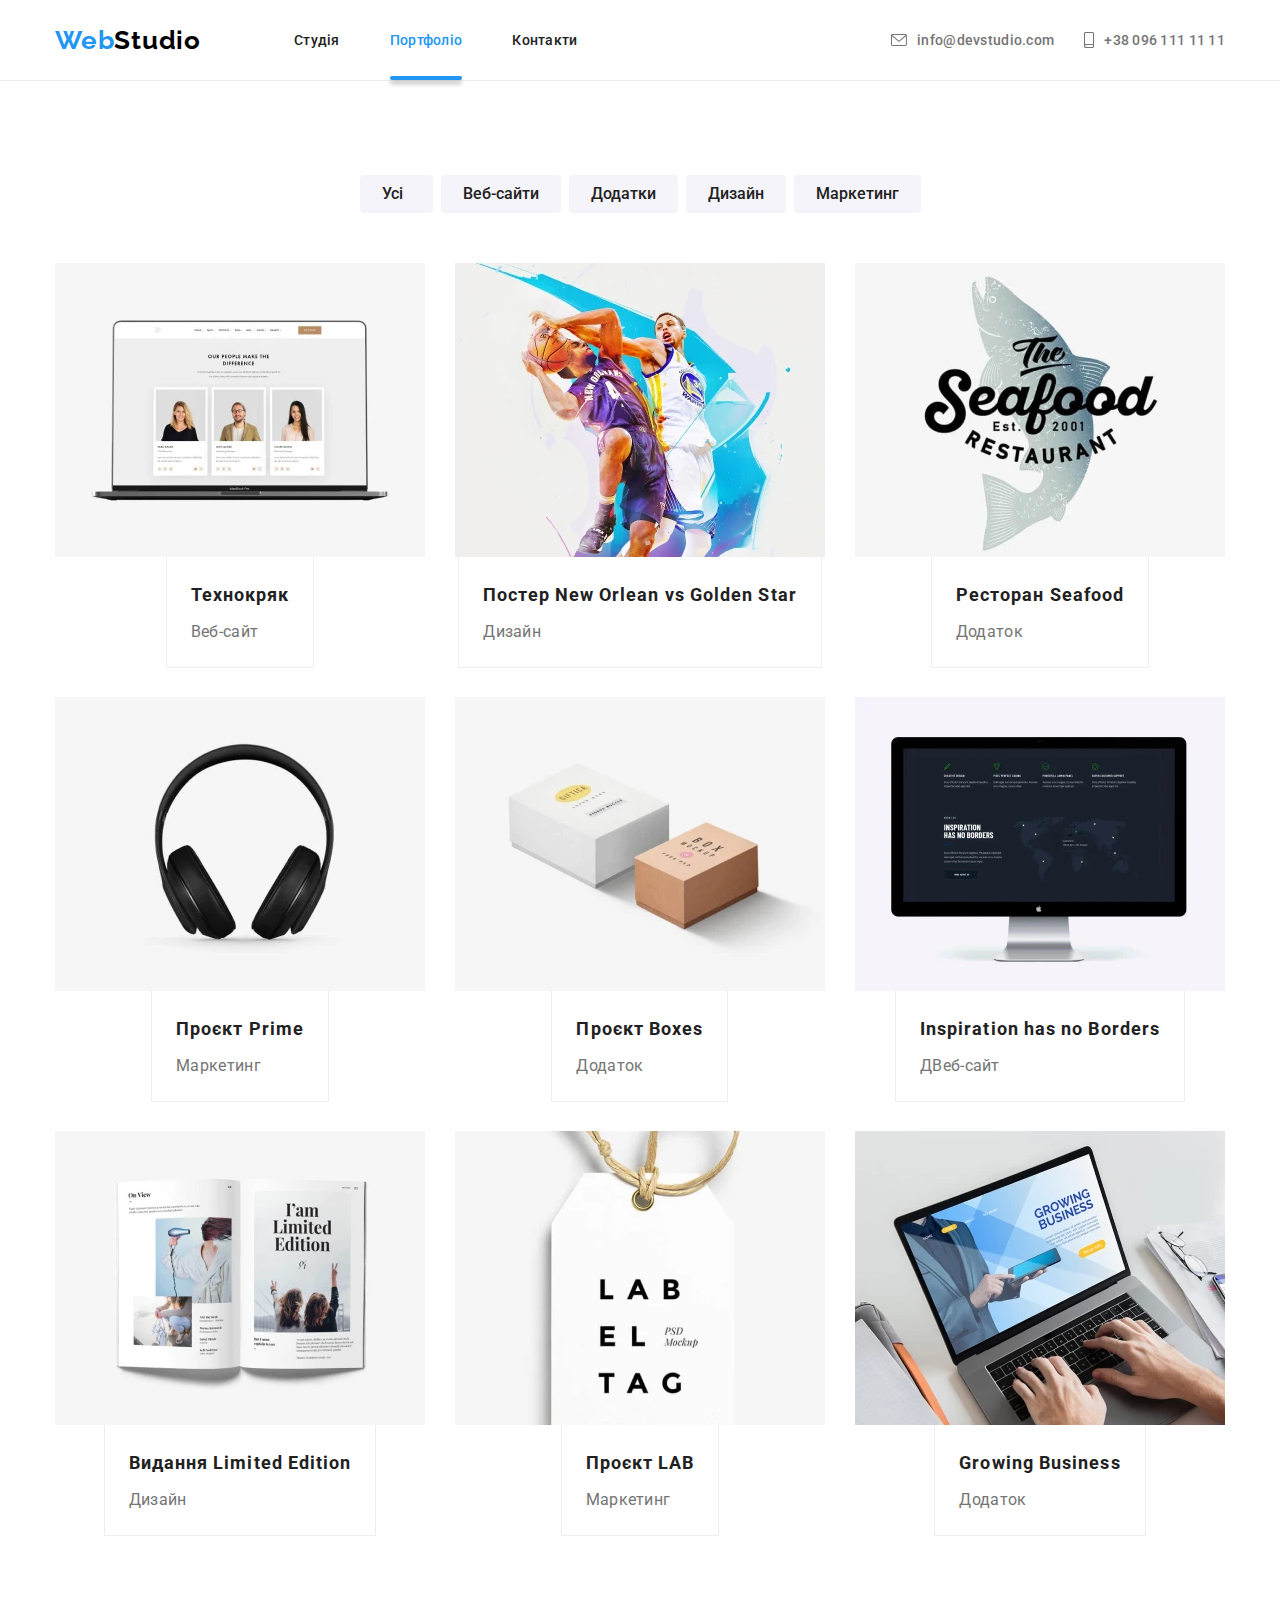
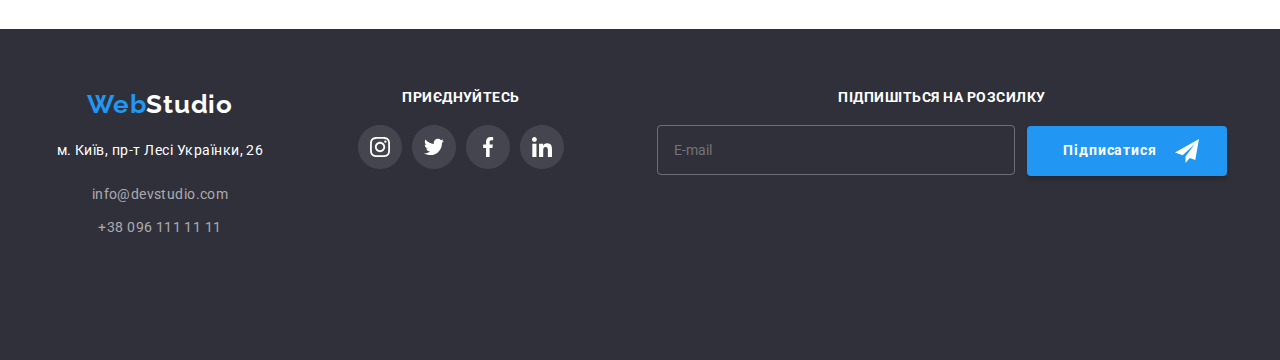
<file: portfolio.html>
<!DOCTYPE html>
<html lang="uk">
  <head>
    <meta charset="UTF-8" />
    <meta http-equiv="X-UA-Compatible" content="IE=edge" />
    <meta name="viewport" content="width=device-width, initial-scale=1.0" />
    <title>Document</title>
    <link rel="preconnect" href="https://fonts.googleapis.com" />
    <link rel="preconnect" href="https://fonts.gstatic.com" crossorigin />
    <link
      href="https://fonts.googleapis.com/css2?family=Raleway:wght@700&family=Roboto:wght@400;500;700;900&display=swap"
      rel="stylesheet"
    />
    <link
      rel="stylesheet"
      href="https://cdnjs.cloudflare.com/ajax/libs/modern-normalize/1.1.0/modern-normalize.min.css"
    />
    <link rel="stylesheet" href="./css/main.min.css" />
    <link rel="stylesheet" href="./css/styles.css" />
  </head>

  <body>
    <!-- Шапка -->
    <header class="header">
      <div class="container header__container">
        <a class="logo header__logo" href=""
          ><span class="logo__style">Web</span>Studio</a
        >
        <nav class="nav">
          <ul class="list nav__list">
            <li class="nav__item">
              <a class="link nav__link" href="./index.html">Студія</a>
            </li>
            <li class="nav__item">
              <a class="link nav__link nav__link--current" href="">Портфоліо</a>
            </li>
            <li class="nav__item">
              <a class="link nav__link" href="">Контакти</a>
            </li>
          </ul>
        </nav>
        <div class="header__contact">
          <ul class="list contact__list">
            <li class="contact__item">
              <a class="link contact__link" href="mailto:info@devstudio.com">
                <svg class="envelope-icon" width="16" height="12">
                  <use href="./images/symbol-defs.svg#icon-envelope"></use>
                </svg>
                info@devstudio.com
              </a>
            </li>
            <li class="contact__item">
              <a class="link contact__link" href="tel:+380961111111">
                <svg class="smartphone-icon" width="10" height="16">
                  <use href="./images/symbol-defs.svg#icon-smartphone"></use>
                </svg>
                +38 096 111 11 11
              </a>
            </li>
          </ul>
        </div>
      </div>
    </header>
    <!-- Унікальний контент-->
    <main>
      <section class="portfolio portfolio__section">
        <div class="container">
          <h1 class="visually__hidden">Сторінка портфоліо</h1>
          <h2 class="visually__hidden">Наші роботи</h2>
          <ul class="list list__button">
            <li class="button__item">
              <button class="portfolio__button" type="button">Усі</button>
            </li>
            <li class="button__item">
              <button class="portfolio__button" type="button">Веб-сайти</button>
            </li>
            <li class="buttonitem">
              <button class="portfolio__button" type="button">Додатки</button>
            </li>
            <li class="button-item">
              <button class="portfolio__button" type="button">Дизайн</button>
            </li>
            <li class="button-item">
              <button class="portfolio__button" type="button">Маркетинг</button>
            </li>
          </ul>

          <ul class="list portfolio">
            <li class="portfolio__item">
              <a class="link portfolio__link" href="">
                <div class="portfolio__wrapper">
                  <picture>
                    <!-- desktop screen -->
                    <source
                      media="(min-width: 1200px)"
                      srcset="
                        ./images/portfolio_photo/img_lg@1x.webp 1x,
                        ./images/portfolio_photo/img_lg@2x.webp 2x
                      "
                      type="image/webp"
                    />
                    <!-- tablet screen -->
                    <source
                      media="(min-width: 768px)"
                      srcset="
                        ./images/portfolio_photo/img_md@1x.webp 1x,
                        ./images/portfolio_photo/img_md@2x.webp 2x
                      "
                      type="image/webp"
                    />
                    <!-- mobile screen -->
                    <source
                      media="(max-width: 767px)"
                      srcset="
                        ./images/portfolio_photo/img_sm@1x.webp 1x,
                        ./images/portfolio_photo/img_sm@2x.webp 2x
                      "
                      type="image/webp"
                    />
                    <img
                      class="portfolio__image"
                      src="./images/portfolio_photo/img_sm@1x.webp"
                      alt="Фото-картки команди на екрані ноубука"
                      width="450"
                      height="404"
                      loading="lazy"
                    />
                  </picture>
                  <div class="portfolio__overlay">
                    <p class="portfolio__decor">
                      Ресурс пропонує комплексні пропозиції з різним рівнем
                      функціоналу та сервісів. Все це дозволить відвідувачу
                      отримати вичерпні відомості про компанію чи приватну
                      особу.
                    </p>
                  </div>
                </div>
                <div class="border">
                  <h3 class="portfolio__title">Технокряк</h3>
                  <p class="portfolio__text">Веб-сайт</p>
                </div>
              </a>
            </li>
            <li class="portfolio__item">
              <a class="link portfolio__link" href="">
                <div class="portfolio__wrapper">
                  <picture>
                    <!-- desktop screen -->
                    <source
                      media="(min-width: 1200px)"
                      srcset="
                        ./images/portfolio_photo/img_lg@1x-1.webp 1x,
                        ./images/portfolio_photo/img_lg@2x-1.webp 2x
                      "
                      type="image/webp"
                    />
                    <!-- tablet screen -->
                    <source
                      media="(min-width: 768px)"
                      srcset="
                        ./images/portfolio_photo/img_md@1x-1.webp 1x,
                        ./images/portfolio_photo/img_md@2x-1.webp 2x
                      "
                      type="image/webp"
                    />
                    <!-- mobile screen -->
                    <source
                      media="(max-width: 767px)"
                      srcset="
                        ./images/portfolio_photo/img_sm@1x-1.webp 1x,
                        ./images/portfolio_photo/img_sm@2x-1.webp 2x
                      "
                      type="image/webp"
                    />
                    <img
                      class="portfolio__image"
                      src="./images/portfolio_photo/img_sm@1x-1.webp"
                      alt="Два баскетбольних гравці боряться за мʼяч"
                      width="450"
                      height="404"
                      loading="lazy"
                    />
                  </picture>
                  <div class="portfolio__overlay">
                    <p class="portfolio__decor">
                      Ресурс пропонує комплексні пропозиції з різним рівнем
                      функціоналу та сервісів. Все це дозволить відвідувачу
                      отримати вичерпні відомості про компанію чи приватну
                      особу.
                    </p>
                  </div>
                </div>
                <div class="border">
                  <h3 class="portfolio__title">
                    Постер New Orlean vs Golden Star
                  </h3>
                  <p class="portfolio__text">Дизайн</p>
                </div>
              </a>
            </li>
            <li class="portfolio__item">
              <a class="link portfolio__link" href="">
                <div class="portfolio__wrapper">
                  <picture>
                    <!-- desktop screen -->
                    <source
                      media="(min-width: 1200px)"
                      srcset="
                        ./images/portfolio_photo/img_lg@1x-2.webp 1x,
                        ./images/portfolio_photo/img_lg@2x-2.webp 2x
                      "
                      type="image/webp"
                    />
                    <!-- tablet screen -->
                    <source
                      media="(min-width: 768px)"
                      srcset="
                        ./images/portfolio_photo/img_md@1x-2.webp 1x,
                        ./images/portfolio_photo/img_md@2x-2.webp 2x
                      "
                      type="image/webp"
                    />
                    <!-- mobile screen -->
                    <source
                      media="(max-width: 767px)"
                      srcset="
                        ./images/portfolio_photo/img_sm@1x-2.webp 1x,
                        ./images/portfolio_photo/img_sm@2x-2.webp 2x
                      "
                      type="image/webp"
                    />
                    <img
                      class="portfolio__image"
                      src="./images/portfolio_photo/img_sm@1x-2.webp"
                      alt="Риба-логотип ресторану"
                      width="450"
                      height="404"
                      loading="lazy"
                    />
                  </picture>
                  <div class="portfolio__overlay">
                    <p class="portfolio__decor">
                      Ресурс пропонує комплексні пропозиції з різним рівнем
                      функціоналу та сервісів. Все це дозволить відвідувачу
                      отримати вичерпні відомості про компанію чи приватну
                      особу.
                    </p>
                  </div>
                </div>
                <div class="border">
                  <h3 class="portfolio__title">Ресторан Seafood</h3>
                  <p class="portfolio__text">Додаток</p>
                </div>
              </a>
            </li>
            <li class="portfolio__item">
              <a class="link portfolio__link" href="">
                <div class="portfolio__wrapper">
                  <picture>
                    <!-- desktop screen -->
                    <source
                      media="(min-width: 1200px)"
                      srcset="
                        ./images/portfolio_photo/img_lg@1x-3.webp 1x,
                        ./images/portfolio_photo/img_lg@2x-3.webp 2x
                      "
                      type="image/webp"
                    />
                    <!-- tablet screen -->
                    <source
                      media="(min-width: 768px)"
                      srcset="
                        ./images/portfolio_photo/img_md@1x-3.webp 1x,
                        ./images/portfolio_photo/img_md@2x-3.webp 2x
                      "
                      type="image/webp"
                    />
                    <!-- mobile screen -->
                    <source
                      media="(max-width: 767px)"
                      srcset="
                        ./images/portfolio_photo/img_sm@1x-3.webp 1x,
                        ./images/portfolio_photo/img_sm@2x-3.webp 2x
                      "
                      type="image/webp"
                    />
                    <img
                      class="portfolio__image"
                      src="./images/portfolio_photo/img_sm@1x-3.webp"
                      alt="Чорні великі навушники"
                      width="450"
                      height="404"
                      loading="lazy"
                    />
                  </picture>
                  <div class="portfolio__overlay">
                    <p class="portfolio__decor">
                      Ресурс пропонує комплексні пропозиції з різним рівнем
                      функціоналу та сервісів. Все це дозволить відвідувачу
                      отримати вичерпні відомості про компанію чи приватну
                      особу.
                    </p>
                  </div>
                </div>
                <div class="border">
                  <h3 class="portfolio__title">Проєкт Prime</h3>
                  <p class="portfolio__text">Маркетинг</p>
                </div>
              </a>
            </li>
            <li class="portfolio__item">
              <a class="link portfolio__link" href="">
                <div class="portfolio__wrapper">
                  <picture>
                    <!-- desktop screen -->
                    <source
                      media="(min-width: 1200px)"
                      srcset="
                        ./images/portfolio_photo/img_lg@1x-4.webp 1x,
                        ./images/portfolio_photo/img_lg@2x-4.webp 2x
                      "
                      type="image/webp"
                    />
                    <!-- tablet screen -->
                    <source
                      media="(min-width: 768px)"
                      srcset="
                        ./images/portfolio_photo/img_md@1x-4.webp 1x,
                        ./images/portfolio_photo/img_md@2x-4.webp 2x
                      "
                      type="image/webp"
                    />
                    <!-- mobile screen -->
                    <source
                      media="(max-width: 767px)"
                      srcset="
                        ./images/portfolio_photo/img_sm@1x-4.webp 1x,
                        ./images/portfolio_photo/img_sm@2x-4.webp 2x
                      "
                      type="image/webp"
                    />
                    <img
                      class="portfolio__image"
                      src="./images/portfolio_photo/img_sm@1x-4.webp"
                      alt="Дві коробки: сіра та коричнева"
                      width="450"
                      height="404"
                      loading="lazy"
                    />
                  </picture>
                  <div class="portfolio__overlay">
                    <p class="portfolio__decor">
                      Ресурс пропонує комплексні пропозиції з різним рівнем
                      функціоналу та сервісів. Все це дозволить відвідувачу
                      отримати вичерпні відомості про компанію чи приватну
                      особу.
                    </p>
                  </div>
                </div>
                <div class="border">
                  <h3 class="portfolio__title">Проєкт Boxes</h3>
                  <p class="portfolio__text">Додаток</p>
                </div>
              </a>
            </li>
            <li class="portfolio__item">
              <a class="link portfolio__link" href="">
                <div class="portfolio__wrapper">
                  <picture>
                    <!-- desktop screen -->
                    <source
                      media="(min-width: 1200px)"
                      srcset="
                        ./images/portfolio_photo/img_lg@1x-5.webp 1x,
                        ./images/portfolio_photo/img_lg@2x-5.webp 2x
                      "
                      type="image/webp"
                    />
                    <!-- tablet screen -->
                    <source
                      media="(min-width: 768px)"
                      srcset="
                        ./images/portfolio_photo/img_md@1x-5.webp 1x,
                        ./images/portfolio_photo/img_md@2x-5.webp 2x
                      "
                      type="image/webp"
                    />
                    <!-- mobile screen -->
                    <source
                      media="(max-width: 767px)"
                      srcset="
                        ./images/portfolio_photo/img_sm@1x-5.webp 1x,
                        ./images/portfolio_photo/img_sm@2x-5.webp 2x
                      "
                      type="image/webp"
                    />
                    <img
                      class="portfolio__image"
                      src="./images/portfolio_photo/img_sm@1x-5.webp"
                      alt="Карта світу на моніторі з темним фоном"
                      width="450"
                      height="404"
                      loading="lazy"
                    />
                  </picture>
                  <div class="portfolio__overlay">
                    <p class="portfolio__decor">
                      Ресурс пропонує комплексні пропозиції з різним рівнем
                      функціоналу та сервісів. Все це дозволить відвідувачу
                      отримати вичерпні відомості про компанію чи приватну
                      особу.
                    </p>
                  </div>
                </div>
                <div class="border">
                  <h3 class="portfolio__title">Inspiration has no Borders</h3>
                  <p class="portfolio__text">ДВеб-сайт</p>
                </div>
              </a>
            </li>
            <li class="portfolio__item">
              <a class="link portfolio__link" href="">
                <div class="portfolio__wrapper">
                  <picture>
                    <!-- desktop screen -->
                    <source
                      media="(min-width: 1200px)"
                      srcset="
                        ./images/portfolio_photo/img_lg@1x-6.webp 1x,
                        ./images/portfolio_photo/img_lg@2x-6.webp 2x
                      "
                      type="image/webp"
                    />
                    <!-- tablet screen -->
                    <source
                      media="(min-width: 768px)"
                      srcset="
                        ./images/portfolio_photo/img_md@1x-6.webp 1x,
                        ./images/portfolio_photo/img_md@2x-6.webp 2x
                      "
                      type="image/webp"
                    />
                    <!-- mobile screen -->
                    <source
                      media="(max-width: 767px)"
                      srcset="
                        ./images/portfolio_photo/img_sm@1x-6.webp 1x,
                        ./images/portfolio_photo/img_sm@2x-6.webp 2x
                      "
                      type="image/webp"
                    />
                    <img
                      class="portfolio__image"
                      src="./images/portfolio_photo/img_sm@1x-6.webp"
                      alt="Розгорнутий журнал"
                      width="450"
                      height="404"
                      loading="lazy"
                    />
                  </picture>
                  <div class="portfolio__overlay">
                    <p class="portfolio__decor">
                      Ресурс пропонує комплексні пропозиції з різним рівнем
                      функціоналу та сервісів. Все це дозволить відвідувачу
                      отримати вичерпні відомості про компанію чи приватну
                      особу.
                    </p>
                  </div>
                </div>
                <div class="border">
                  <h3 class="portfolio__title">Видання Limited Edition</h3>
                  <p class="portfolio__text">Дизайн</p>
                </div>
              </a>
            </li>
            <li class="portfolio__item">
              <a class="link portfolio__link" href="">
                <div class="portfolio__wrapper">
                  <picture>
                    <!-- desktop screen -->
                    <source
                      media="(min-width: 1200px)"
                      srcset="
                        ./images/portfolio_photo/img_lg@1x-7.webp 1x,
                        ./images/portfolio_photo/img_lg@2x-7.webp 2x
                      "
                      type="image/webp"
                    />
                    <!-- tablet screen -->
                    <source
                      media="(min-width: 768px)"
                      srcset="
                        ./images/portfolio_photo/img_md@1x-7.webp 1x,
                        ./images/portfolio_photo/img_md@2x-7.webp 2x
                      "
                      type="image/webp"
                    />
                    <!-- mobile screen -->
                    <source
                      media="(max-width: 767px)"
                      srcset="
                        ./images/portfolio_photo/img_sm@1x-7.webp 1x,
                        ./images/portfolio_photo/img_sm@2x-7.webp 2x
                      "
                      type="image/webp"
                    />
                    <img
                      class="portfolio__image"
                      src="./images/portfolio_photo/img_sm@1x-7.webp"
                      alt="Робота за ноутбукам"
                      width="450"
                      height="404"
                      loading="lazy"
                    />
                  </picture>
                  <div class="portfolio__overlay">
                    <p class="portfolio__decor">
                      Ресурс пропонує комплексні пропозиції з різним рівнем
                      функціоналу та сервісів. Все це дозволить відвідувачу
                      отримати вичерпні відомості про компанію чи приватну
                      особу.
                    </p>
                  </div>
                </div>
                <div class="border">
                  <h3 class="portfolio__title">Проєкт LAB</h3>
                  <p class="portfolio__text">Маркетинг</p>
                </div>
              </a>
            </li>
            <li class="portfolio__item">
              <a class="link portfolio__link" href="">
                <div class="portfolio__wrapper">
                  <picture>
                    <!-- desktop screen -->
                    <source
                      media="(min-width: 1200px)"
                      srcset="
                        ./images/portfolio_photo/img_lg@1x-8.webp 1x,
                        ./images/portfolio_photo/img_lg@2x-8.webp 2x
                      "
                      type="image/webp"
                    />
                    <!-- tablet screen -->
                    <source
                      media="(min-width: 768px)"
                      srcset="
                        ./images/portfolio_photo/img_md@1x-8.webp 1x,
                        ./images/portfolio_photo/img_md@2x-8.webp 2x
                      "
                      type="image/webp"
                    />
                    <!-- mobile screen -->
                    <source
                      media="(max-width: 767px)"
                      srcset="
                        ./images/portfolio_photo/img_sm@1x-8.webp 1x,
                        ./images/portfolio_photo/img_sm@2x-8.webp 2x
                      "
                      type="image/webp"
                    />
                    <img
                      class="portfolio__image"
                      src="./images/portfolio_photo/img_sm@1x-8.webp"
                      alt="Бірка з надписом бренду"
                      width="450"
                      height="404"
                      loading="lazy"
                    />
                  </picture>
                  <div class="portfolio__overlay">
                    <p class="portfolio__decor">
                      Ресурс пропонує комплексні пропозиції з різним рівнем
                      функціоналу та сервісів. Все це дозволить відвідувачу
                      отримати вичерпні відомості про компанію чи приватну
                      особу.
                    </p>
                  </div>
                </div>
                <div class="border">
                  <h3 class="portfolio__title">Growing Business</h3>
                  <p class="portfolio__text">Додаток</p>
                </div>
              </a>
            </li>
          </ul>
        </div>
      </section>
    </main>
    <!-- Футер -->
    <footer class="footer">
      <div class="container footer__block">
        <div class="tablet__style">
          <div class="footer__contacts">
            <a class="logo footer__logo" href=""
              ><span class="logo__style">Web</span>Studio</a
            >
            <address class="footer__address">
              <p class="address__text">м. Київ, пр-т Лесі Українки, 26</p>
              <a
                class="link footer__contact footer__contact--link"
                href="mailto:info@devstudio.com"
                >info@devstudio.com</a
              >
              <a
                class="link footer__contact footer__contact--link"
                href="tel:+380961111111"
                >+38 096 111 11 11</a
              >
            </address>
          </div>
          <div class="footer__social">
            <p class="footer__title">приєднуйтесь</p>
            <ul class="list social__list">
              <li class="social__item">
                <a
                  class="link footer__social--link"
                  href="https://www.instagram.com"
                  target="_blank"
                  rel="noreferrer noopener"
                >
                  <svg class="footer__icon" width="44" height="44">
                    <use href="./images/symbol-defs.svg#icon-footer-1"></use>
                  </svg>
                </a>
              </li>
              <li class="social__item">
                <a
                  class="link footer__social--link"
                  href="https://twitter.com"
                  target="_blank"
                  rel="noreferrer noopener"
                >
                  <svg class="footer__icon" width="44" height="44">
                    <use href="./images/symbol-defs.svg#icon-footer-2"></use>
                  </svg>
                </a>
              </li>
              <li class="social__item">
                <a
                  class="link footer__social--link"
                  href="https://www.facebook.com"
                  target="_blank"
                  rel="noreferrer noopener"
                >
                  <svg class="footer__icon" width="44" height="44">
                    <use href="./images/symbol-defs.svg#icon-footer-3"></use>
                  </svg>
                </a>
              </li>
              <li class="social__item">
                <a
                  class="link footer__social--link"
                  href="https://www.linkedin.com"
                  target="_blank"
                  rel="noreferrer noopener"
                >
                  <svg class="footer__icon" width="44" height="44">
                    <use href="./images/symbol-defs.svg#icon-footer-4"></use>
                  </svg>
                </a>
              </li>
            </ul>
          </div>
        </div>
        <div class="form__block">
          <p class="footer__title input">Підпишіться на розсилку</p>
          <form class="footer__form" name="footer_form">
            <label class="footer__form footer__form--input"></label>
            <input
              class="footer__form footer__form--field"
              type="email"
              name="user_mail"
              placeholder="E-mail"
            />
            <button class="button footer__button" type="submit">
              Підписатися
              <svg class="icon__send" width="24" height="24">
                <use href="./images/symbol-defs 2.svg#icon-send"></use>
              </svg>
            </button>
          </form>
        </div>
      </div>
    </footer>
  </body>
</html>
</file>
<file: css/styles.css>
/* Змінні */
/* :root {
  --primery-text-color: #212121;
  --accent-color: #2196f3;
  --secondary-bg-color: #f5f4fa;
  --secondary-text-color: #757575;
} */
/* загальні значення */
/* body {
  font-family: "Roboto", "Tahoma", sans-serif;
  color: var(--primery-text-color);
  letter-spacing: 0.03em;
  background-color: #ffffff;
} */
/* p {
  text-decoration: none;
  color: var(--secondary-text-color);
  margin: 0;
}
h1,
h2 {
  font-size: 36px;
  font-weight: 700;
  line-height: 1.17;
  text-align: center;
}
.link {
  text-decoration: none;
  color: var(--primery-text-color);
  letter-spacing: 0.02em;
}

.list {
  list-style: none;
  margin: 0;
  padding: 0;
} */

/* скидання */
/* h1,
h2,
h3 {
  margin: 0;
}
img {
  display: block;
  max-width: 100%;
  height: auto;
} */
/*  */
/*  */
/*  */
/* heder */
/* .container {
  width: 1200px;
  padding-left: 15px;
  padding-right: 15px;
  margin-left: auto;
  margin-right: auto;
} */
/* .header__container {
  display: flex;
  justify-content: center;
  align-items: center;
}
.header {
  font-size: 14px;
  font-weight: 500;
  line-height: 1.17;
  border-bottom: 1px solid #ececec;
}
.header__logo {
  margin-right: 93px;
}
.logo {
  display: block;
  font-family: Raleway;
  font-size: 26px;
  font-weight: 700;
  line-height: 1.17;
  text-decoration: none;
  letter-spacing: 0.03em;
  color: #000000;
}
.logo__style {
  color: var(--accent-color);
}
.nav__item:not(:last-child) {
  margin-right: 50px;
}
.nav {
  margin-right: auto;
}
.nav__link--current::after {
  content: "";
  position: absolute;
  bottom: 0;
  left: 0;
  width: 100%;
  height: 4px;
  display: block;
  border-radius: 2px;
  background-color: #2196f3;
  box-shadow: 0px 4px 4px rgba(0, 0, 0, 0.25);
}
.nav__link--current,
.nav__link:hover,
.nav__link:focus,
.contact__link:hover,
.contact__link:focus {
  color: var(--accent-color);
}
.nav__list,
.contact__list {
  display: flex;
  align-items: center;
}
.nav__link,
.contact__link {
  position: relative;
  display: flex;
  padding-top: 32px;
  padding-bottom: 32px;
  align-items: center;
  transition: color 250ms cubic-bezier(0.4, 0, 0.2, 1);
}
.contact__item:not(:last-child) {
  margin-right: 50px;
}
.contact__link {
  color: var(--secondary-text-color);
  display: flex;
  justify-content: center;
}
.smartphone-icon,
.envelope-icon {
  fill: currentColor;
  margin-right: 10px;
} */

/* приховуємо заголовки які мають клас visually-hidden */
/* .visually__hidden {
  position: absolute;
  width: 1px;
  height: 1px;
  margin: -1px;
  border: 0;
  padding: 0;
  white-space: nowrap;
  clip-path: inset(100%);
  clip: rect(0 0 0 0);
  overflow: hidden;
  padding: 0;
  margin: 0;
} */
/*  */
/*  */
/*  */
/* Hero*/
/* .hero {
  max-width: 1600px;
  height: 600px;
  margin: 0 auto;
  background-image: linear-gradient(
      rgba(47, 48, 58, 0.4),
      rgba(47, 48, 58, 0.4)
    ),
    url("../images/img-hero.jpg");
  background-size: cover;
  background-position: center;
  background-repeat: no-repeat;
  padding-top: 200px;
  padding-bottom: 280px;
  text-align: center;
}

.hero__title {
  font-size: 44px;
  font-weight: 900;
  line-height: 1.36;
  width: 696px;
  text-align: center;
  text-transform: uppercase;
  color: #ffffff;
  letter-spacing: 0.06em;
  margin-top: 0;
  margin-bottom: 30px;
  margin-left: auto;
  margin-right: auto;
  text-shadow: 0px 4px 4px rgba(0, 0, 0, 0.25);
}

.button {
  display: inline-block;
  border-radius: 4px;
  padding: 10px 32px;
  min-width: 152px;
  font-weight: 700;
  line-height: 1.88;
  letter-spacing: 0.06em;
  cursor: pointer;
  background-color: var(--accent-color);
  color: #ffffff;
  border: 0;
  box-shadow: 0px 4px 4px rgba(0, 0, 0, 0.15);
}

.button:hover,
.button:focus {
  background-color: #188ce8;
  box-shadow: 0px 4px 4px rgba(0, 0, 0, 0.15);
} */

/*  */
/*  */
/*  */
/* Список особливостей компанії-*/

/* .features__section {
  padding-top: 94px;
  padding-bottom: 94px;
}
.features__list {
  display: flex;
  gap: 30px;
}
.features__item {
  flex-basis: calc((100% - 90px) / 4);
}
.item__icon {
  display: flex;
  align-items: center;
  justify-content: center;
  width: 270px;
  height: 120px;
  border-radius: 4px;
  margin-bottom: 30px;
  background-color: #f5f4fa;
}
.features__title {
  font-size: 14px;
  font-weight: 700;
  line-height: 1.17;
  margin-bottom: 10px;
}
.features__text {
  font-size: 14px;
  line-height: 1.71;
}
.feature__icon {
  width: 70px;
  height: 70px;
} */
/*  */
/*  */
/*  */
/* секція фото */

/* .images__section {
  padding-bottom: 94px;
}
.images__title {
  margin-bottom: 50px;
}
.images__list {
  display: flex;
  flex-wrap: wrap;
  gap: 30px;
}
.images__item {
  position: relative;
  width: 370px;
  flex-basis: calc((100% - 60px) / 3);
}
.images__overlay {
  position: absolute;
  bottom: 0;
  right: 0;
  transform: translateY(0);
  width: 100%;
  height: 23.8%;
  background-color: rgba(47, 48, 58, 0.8);
  display: flex;
  align-items: center;
  justify-content: center;
}

.images__decor {
  font-weight: 700;
  font-size: 14px;
  line-height: 1.14;
  text-align: center;
  font-style: normal;
  text-transform: uppercase;
  color: #ffffff;
} */
/*  */
/*  */
/*  */
/* секція з фото команди i соц.мережами */
/* .team__section {
  padding-top: 94px;
  padding-bottom: 94px;
  background-color: var(--secondary-bg-color);
}
.our__team {
  margin-bottom: 50px;
}
.team__list {
  display: flex;
  flex-wrap: wrap;
  gap: 30px;
}
.team__item {
  flex-basis: calc((100% - 90px) / 4);
  text-align: center;
  background-color: #ffffff;
  box-shadow: 0px 1px 3px rgba(0, 0, 0, 0.12), 0px 1px 1px rgba(0, 0, 0, 0.14),
    0px 2px 1px rgba(0, 0, 0, 0.2);
  border-radius: 0px 0px 4px 4px;
}
.card__space {
  padding: 30px 0;
}

.team__title {
  font-size: 16px;
  font-weight: 500;
  line-height: 1.17;
  margin-bottom: 10px;
}
.team__text {
  font-size: 16px;
  line-height: 1.17;
  margin-bottom: 16px;
}
.social__list {
  display: flex;
  gap: 10px;
  justify-content: center;
  align-self: center;
}
.social__item {
  width: 44px;
  height: 44px;
}
.social__link {
  width: 100%;
  height: 100%;
  display: flex;
  align-items: center;
  justify-content: center;
  text-decoration: none;
  fill: #afb1b8;
  transition-timing-function: cubic-bezier(0.4, 0, 0.2, 1);
  transition-duration: 250ms;
  transition-property: background-color;
  border-radius: 100%;
}
.team__icon {
  transition-timing-function: cubic-bezier(0.4, 0, 0.2, 1);
  transition-duration: 250ms;
  transition-property: fill;
}
.social__link:hover {
  background-color: #2196f3;
}
.social__link:hover .team__icon {
  fill: #ffffff;
} */
/*  */
/*  */
/*  */
/* секція постійні клієнти */

/* .customers__section {
  padding-top: 94px;
  padding-bottom: 94px;
}
.customers__title {
  margin-bottom: 50px;
}
.customers__list {
  display: flex;
  gap: 30px;
}
.customers__hover {
  display: flex;
  width: 170px;
  height: 92px;
  border: 1px solid #afb1b8;
  border-radius: 4px;
  color: #afb1b8;
  align-items: center;
  justify-content: center;
  transition: color 250ms cubic-bezier(0.4, 0, 0.2, 1);
}
.customers__hover:hover,
.customers__hover:focus {
  color: #2196f3;
  border-color: #2196f3;
}

.customers__icon {
  fill: currentColor;
  transition-property: fill;
  transition-timing-function: cubic-bezier(0.4, 0, 0.2, 1);
  transition-duration: 250ms;
} */
/*  */
/*  */
/*  */
/* секція кнопки-портфоліо */
/* .portfolio__section {
  padding-top: 94px;
  padding-bottom: 94px;
}
.list__button {
  display: flex;
  gap: 8px;
  justify-content: center;
  margin-bottom: 50px;
}
.portfolio__button {
  display: inline-block;
  border-radius: 4px;
  padding: 6px 22px;
  min-width: 73px;
  font-family: inherit;
  font-size: 16px;
  font-weight: 500;
  line-height: 1.6;
  cursor: pointer;
  color: var(--primery-text-color);
  background-color: var(--secondary-bg-color);
  border: 0;
}
.portfolio__button:hover,
.portfolio__button:focus {
  color: #ffffff;
  background-color: var(--accent-color);
  box-shadow: 0px 4px 4px rgba(0, 0, 0, 0.25);
} */
/*  */
/*  */
/*  */
/*  картками-портфоліо */
/* .portfolio {
  display: flex;
  flex-wrap: wrap;
  gap: 30px;
}

.portfolio__item {
  flex-basis: calc((100% - 60px) / 3);
}
.portfolio__link {
  display: block;
  text-decoration: none;
  color: inherit;
  width: 370px;
  height: 404px;
  align-items: center;
  justify-items: center;
  transition-property: box-shadow;
  transition-duration: 250ms;
  transition-timing-function: cubic-bezier(0.4, 0, 0.2, 1);
}
.portfolio__link:hover,
.portfolio__ink:focus {
  box-shadow: 0px 1px 1px rgba(0, 0, 0, 0.12), 0px 4px 4px rgba(0, 0, 0, 0.06),
    1px 4px 6px rgba(0, 0, 0, 0.16);
}
.portfolio__link:hover .portfolio__overlay {
  transform: translateY(0);
}
.portfolio__wrapper {
  position: relative;
  overflow: hidden;
}
.portfolio__image {
  position: relative;
}
.portfolio__overlay {
  position: absolute;
  top: 0;
  left: 0;
  transform: translateY(100%);
  width: 100%;
  height: 100%;
  padding: 63px 24px;
  background-color: rgba(33, 150, 243, 0.9);
  display: flex;
  align-items: center;
  transition-property: transform;
  transition-duration: 250ms;
  transition-timing-function: cubic-bezier(0.4, 0, 0.2, 1);
}
.portfolio__decor {
  font-weight: 400;
  font-size: 18px;
  line-height: 1.55;
  color: #ffffff;
}
.border {
  padding: 20px 24px;
  border-left: 1px solid #eeeeee;
  border-right: 1px solid #eeeeee;
  border-bottom: 1px solid #eeeeee;
}
.portfolio__title {
  font-size: 18px;
  font-weight: 700;
  line-height: 2;
  letter-spacing: 0.06em;
  margin-bottom: 4px;
}
.portfolio__text {
  font-size: 16px;
  line-height: 1.88;
  margin-bottom: 0;
} */
/*  */
/*  */
/*  */
/* Футер */
/* .footer {
  background-color: #2f303a;
  font-size: 14px;
  font-weight: 400;
  line-height: 1.7;
  font-style: normal;
  color: #ffffff;
  padding: 60px 0;
}
.footer__block {
  display: flex;
  align-items: baseline;
}
.footer__logo {
  margin-bottom: 20px;
  color: #ffffff;
}
.address__text {
  font-size: 14px;
  font-weight: 400;
  line-height: 1.7;
  font-style: normal;
  margin-bottom: 9px;
  color: #ffffff;
  margin-bottom: 20px;
}
.footer__contact--link {
  display: flex;
  font-style: normal;
  letter-spacing: 0.03em;
  font-size: 14px;
  font-weight: 400;
  line-height: 1.7;
  color: rgba(255, 255, 255, 0.6);
}
.footer__contact--link:not(:last-child) {
  margin-bottom: 9px;
}
.footer__contact--link:hover,
.footer__contact--link:focus {
  color: var(--accent-color);
}
.footer__social {
  margin-left: 70px;
}
.footer__title {
  font-size: 14px;
  font-weight: 700;
  line-height: 1.17;
  margin-bottom: 20px;
  text-transform: uppercase;
  color: #ffffff;
}
.social__list {
  display: flex;
  gap: 10px;
  transition: fill 250ms cubic-bezier(0.4, 0, 0.2, 1);
}
.social__item {
  width: 44px;
  height: 44px;
}
.social__link {
  width: 100%;
  height: 100%;
  display: flex;
  border-radius: 100%;
  text-decoration: none;
  justify-content: center;
  align-items: center;
  transition-timing-function: cubic-bezier(0.4, 0, 0.2, 1);
  transition-duration: 250ms;
  transition-property: background-color;
}
.footer__icon {
  transition-timing-function: cubic-bezier(0.4, 0, 0.2, 1);
  transition-duration: 250ms;
  transition-property: fill;
}

.social__link:hover {
  background-color: var(--accent-color);
}
.social__link:hover .footer__icon {
  fill: #ffffff;
}
.form__block {
  margin-left: 93px;
}
.footer__form {
  align-items: center;
  justify-content: center;
}
.footer__form--field {
  width: 358px;
  height: 50px;
  padding: 15px 16px;
  margin-right: 12px;
  border-radius: 4px;
  border: 1px solid rgba(255, 255, 255, 0.3);
  box-shadow: 0 4 4 rgba(0, 0, 0, 0.15);
  outline: 1px solid transparent;
  background-color: transparent;
  outline-offset: -1px;
  color: #ffffff;
  align-items: center;
}
.footer__form--field:focus {
  border: 1px solid var(--accent-color);
}
.footer__button {
  position: relative;
  width: 200px;
  height: 50px;
  padding: 10px 62px 10px 28px;
  align-items: center;
}
.footer__button:focus {
  border: 1px solid var(--accent-color);
}
.icon__send {
  position: absolute;
  top: 13px;
  right: 28px;
  fill: #ffffff;
} */
/*  */
/*  */
/*  */
/* modal window */
/* .backdrop {
  position: fixed;
  top: 0;
  z-index: 100;
  width: 100%;
  height: 100%;
  background-color: rgba(0, 0, 0, 0.2);
  opacity: 1;
  visibility: visible;
  pointer-events: initial;
  transition-property: -webkit-transform;
  transition-duration: 250ms;
  transition-timing-function: cubic-bezier(0.4, 0, 0.2, 1);
}

.backdrop.is-hidden {
  opacity: 0;
  visibility: hidden;
  pointer-events: none;
  -webkit-transform: scale(1.3);
}

.modal {
  position: absolute;
  top: 50%;
  left: 50%;
  transform: translateX(-50%) translateY(-50%);
  width: 528px;
  min-height: 581px;
  background-color: #ffffff;
  border-radius: 4px;
  box-shadow: 0px 1px 3px rgba(0, 0, 0, 0.12), 0px 1px 1px rgba(0, 0, 0, 0.14),
    0px 2px 1px rgba(0, 0, 0, 0.2);
}

.modal-close-button {
  position: absolute;
  top: 8px;
  right: 8px;
  width: 30px;
  height: 30px;
  padding: 0;
  display: flex;
  align-items: center;
  justify-content: center;
  border-radius: 50%;
  background-color: transparent;
  cursor: pointer;
  border: 1px solid rgba(0, 0, 0, 0.1);
  fill: #000000;
}
.modal-button-icon {
  transform: translateX(20%) translateY(20%);
}
.modal-close-button:hover,
.modal-close-button:focus {
  fill: #2196f3;
} */

/* !!!!!!!!!!!!!!!!!!!!!!!!!!!!!!!! */
/* .modal {
  padding: 40px;
}
.modal-title {
  display: block;
  font-weight: 700;
  font-size: 20px;
  line-height: 1.15;
  text-align: center;
  color: #212121;
  margin-bottom: 12px;
}
.modal-form-label {
  display: block;
  margin-bottom: 4px;
  font-weight: 400;
  font-size: 12px;
  line-height: 1.17;
  letter-spacing: 0.01em;
  color: #757575;
}
.modal-form-style {
  position: relative;
  margin-bottom: 10px;
}
.modal-form-field {
  height: 40px;
}
.modal-user-message,
.modal-form-field {
  border-radius: 4px;
  border: 1px solid rgba(33, 33, 33, 0.2);
  outline: 1px solid transparent;
  outline-offset: -1px;
  width: 100%;
  padding-left: 42px;
  padding-right: 42px;
}
.modal-user-message {
  display: block;
  font-weight: 400;
  font-size: 12px;
  line-height: 1.16;
  letter-spacing: 0.01em;
  padding: 12px 16px;
  resize: none;
  width: 448px;
  height: 120px;
}
.modal-form-field:focus {
  border: 1px solid #2196f3;
}
.modal-user-message:focus {
  border: 1px solid #2196f3;
}
.modal-icon-style {
  position: absolute;
  top: 11px;
  left: 12px;
}

.modal-form-field:focus + .modal-icon-style {
  fill: #2196f3;
}
.modal-form-agreement {
  display: flex;
  gap: 8px;
  align-items: center;
  justify-content: center;
  font-weight: 400;
  font-size: 14px;
  line-height: 1.71;
  color: #757575;
  margin-bottom: 30px;
}
.modal-form-checkbox {
  -webkit-appearance: none;
  width: 16px;
  height: 15px;
  border: 2px solid #212121;
  border-radius: 2px;
  align-items: center;
  background-image: url("data:image/svg+xml,%3Csvg width='13' height='10' viewBox='0 0 13 10' fill='none' xmlns='http://www.w3.org/2000/svg'%3E%3Cpath d='M1.95703 4.75166L1.88825 4.68604L1.81923 4.75141L0.93123 5.59258L0.854858 5.66492L0.930974 5.73753L4.42671 9.07236L4.49574 9.1382L4.56476 9.07236L12.069 1.91352L12.1449 1.84116L12.069 1.76881L11.1873 0.927644L11.1183 0.861826L11.0493 0.927611L4.49577 7.17353L1.95703 4.75166Z' fill='white' stroke='white' stroke-width='0.2'/%3E%3C/svg%3E");
  background-position: center;
  background-repeat: no-repeat;
  background-size: 0;
  transition: backgraund-color 250ms cubic-bezier(0.4, 0, 0.2, 1),
    border-color 250ms cubic-bezier(0.4, 0, 0.2, 1),
    background-size 250ms cubic-bezier(0.4, 0, 0.2, 1);
}

.modal-form-agreement-text {
  font-style: normal;
  font-weight: 400;
  font-size: 14px;
  line-height: 1.71;
  color: #757575;
  -webkit-user-select: none;
}
.modal-form-link {
  color: #2196f3;
}
.modal-form-link:focus {
  border: 1px solid #2196f3;
}
.modal-button {
  display: block;
  margin-left: auto;
  margin-right: auto;
  width: 200px;
  height: 50px;
}
.modal-form-checkbox:checked {
  background-color: #2196f3;
  border-color: transparent;
  background-size: 11px 8px;
} */
</file>
<file: css/main.min.css>
body{width:100%;font-family:"Roboto","Tahoma",sans-serif;color:var(--primery-text-color);letter-spacing:.03em;background-color:#fff}p{text-decoration:none;color:var(--secondary-text-color);margin:0}h1,h2{font-size:36px;font-weight:700;line-height:1.17;text-align:center}.link{text-decoration:none;color:var(--primery-text-color);letter-spacing:.02em}img{display:block;max-width:100%;height:auto}.list{list-style:none;margin:0;padding:0}h2,h3{margin:0}:root{--primery-text-color: #212121;--accent-color: #2196f3;--secondary-bg-color: #f5f4fa;--secondary-text-color: #757575}.visually__hidden{position:absolute;width:1px;height:1px;margin:-1px;border:0;padding:0;white-space:nowrap;-webkit-clip-path:inset(100%);clip-path:inset(100%);clip:rect(0 0 0 0);overflow:hidden;padding:0;margin:0}.container{padding-left:15px;padding-right:15px;margin-left:auto;margin-right:auto}@media screen and (min-width: 480px){.container{width:480px}}@media screen and (min-width: 768px){.container{width:768px}}@media screen and (min-width: 1200px){.container{width:1200px}}@media screen and (max-width: 767px){.logo{margin-right:0;font-family:Raleway;font-size:26px;font-weight:700;line-height:1.17;text-decoration:none;letter-spacing:.03em;margin-right:93px;color:#000}.logo__style{color:var(--accent-color)}.header__logo{-webkit-box-pack:justify;-ms-flex-pack:justify;justify-content:space-between}.nav,.header__contact{display:none}.header__container{padding-top:15px;padding-bottom:15px;margin-left:0;margin-right:0}}@media screen and (min-width: 768px){.menu__button,.menu__social{display:none}.header{font-size:14px;font-weight:500;line-height:1.17;border-bottom:1px solid #ececec}.logo{font-family:Raleway;font-size:26px;font-weight:700;line-height:1.17;text-decoration:none;letter-spacing:.03em;margin-right:93px;color:#000}.logo__style{color:var(--accent-color)}.nav__item:not(:last-child){margin-right:50px}.nav{margin-right:auto}.nav__link--current::after{content:"";position:absolute;bottom:0;left:0;width:100%;height:4px;display:block;border-radius:2px;background-color:#2196f3;-webkit-box-shadow:0px 4px 4px rgba(0,0,0,.25);box-shadow:0px 4px 4px rgba(0,0,0,.25)}.nav__link--current,.nav__link:hover,.nav__link:focus,.contact__link:hover,.contact__link:focus{color:var(--accent-color)}.nav__list,.contact__list{display:-webkit-box;display:-ms-flexbox;display:flex;-webkit-box-align:center;-ms-flex-align:center;align-items:center;-webkit-box-pack:justify;-ms-flex-pack:justify;justify-content:space-between}.nav__link,.contact__link{position:relative;display:-webkit-box;display:-ms-flexbox;display:flex;padding-top:32px;padding-bottom:32px;-webkit-box-align:center;-ms-flex-align:center;align-items:center;-webkit-transition:color 250ms cubic-bezier(0.4, 0, 0.2, 1);transition:color 250ms cubic-bezier(0.4, 0, 0.2, 1)}.header__container{width:768px;margin-left:0;margin-right:0;width:100%;display:-webkit-box;display:-ms-flexbox;display:flex;-webkit-box-pack:justify;-ms-flex-pack:justify;justify-content:space-between;-webkit-box-align:center;-ms-flex-align:center;align-items:center}.contact__link{padding-top:0;padding-bottom:0;color:var(--secondary-text-color);display:block;font-size:12px}.contact__list{display:block;-webkit-box-align:center;-ms-flex-align:center;align-items:center}.contact__item:not(:last-child){margin-bottom:10px}.smartphone-icon,.envelope-icon{fill:currentColor;margin-right:10px}}@media screen and (min-width: 1200px){.header__container{width:1200px;margin-left:auto;margin-right:auto;-webkit-box-align:center;-ms-flex-align:center;align-items:center}.logo{margin-right:93px}.nav__list,.contact__list{display:-webkit-box;display:-ms-flexbox;display:flex;-webkit-box-align:center;-ms-flex-align:center;align-items:center}.nav__list{margin-right:auto}.contact__item:not(:last-child){margin-right:30px;margin-bottom:0}.contact__link{color:var(--secondary-text-color);display:-webkit-box;display:-ms-flexbox;display:flex;-webkit-box-align:center;-ms-flex-align:center;align-items:center;font-size:14px}}.hero{max-width:480px;height:400px;margin:0 auto;background-size:cover;background-position:center;background-repeat:no-repeat;padding-top:118px;padding-bottom:198px;text-align:center;background-image:-webkit-gradient(linear, left top, right top, from(rgba(47, 48, 58, 0.4)), to(rgba(47, 48, 58, 0.4))),url(../images/hero_bg/header-img_sm@1x.webp);background-image:linear-gradient(to right, rgba(47, 48, 58, 0.4), rgba(47, 48, 58, 0.4)),url(../images/hero_bg/header-img_sm@1x.webp)}@media(min-device-pixel-ratio: 2),(-webkit-min-device-pixel-ratio: 2),(min-resolution: 192dpi),(min-resolution: 2dppx){.hero{background-image:-webkit-gradient(linear, left top, right top, from(rgba(47, 48, 58, 0.4)), to(rgba(47, 48, 58, 0.4))),url(../images/hero_bg/header-img_sm@2x.webp);background-image:linear-gradient(to right, rgba(47, 48, 58, 0.4), rgba(47, 48, 58, 0.4)),url(../images/hero_bg/header-img_sm@2x.webp)}}@media screen and (min-width: 480px){.hero{max-width:768px;background-image:-webkit-gradient(linear, left top, right top, from(rgba(47, 48, 58, 0.4)), to(rgba(47, 48, 58, 0.4))),url(../images/hero_bg/header-img_md@1x.webp);background-image:linear-gradient(to right, rgba(47, 48, 58, 0.4), rgba(47, 48, 58, 0.4)),url(../images/hero_bg/header-img_md@1x.webp)}}@media screen and (min-width: 480px)and (min-device-pixel-ratio: 2),screen and (min-width: 480px)and (-webkit-min-device-pixel-ratio: 2),screen and (min-width: 480px)and (min-resolution: 192dpi),screen and (min-width: 480px)and (min-resolution: 2dppx){.hero{background-image:-webkit-gradient(linear, left top, right top, from(rgba(47, 48, 58, 0.4)), to(rgba(47, 48, 58, 0.4))),url(../images/hero_bg/header-img_md@2x.webp);background-image:linear-gradient(to right, rgba(47, 48, 58, 0.4), rgba(47, 48, 58, 0.4)),url(../images/hero_bg/header-img_md@2x.webp)}}@media screen and (min-width: 768px){.hero{max-width:1600px;height:600px;padding-top:200px;padding-bottom:280px;background-image:-webkit-gradient(linear, left top, right top, from(rgba(47, 48, 58, 0.4)), to(rgba(47, 48, 58, 0.4))),url(../images/hero_bg/header-img_lg@1x.webp);background-image:linear-gradient(to right, rgba(47, 48, 58, 0.4), rgba(47, 48, 58, 0.4)),url(../images/hero_bg/header-img_lg@1x.webp)}}@media screen and (min-width: 768px)and (min-device-pixel-ratio: 2),screen and (min-width: 768px)and (-webkit-min-device-pixel-ratio: 2),screen and (min-width: 768px)and (min-resolution: 192dpi),screen and (min-width: 768px)and (min-resolution: 2dppx){.hero{background-image:-webkit-gradient(linear, left top, right top, from(rgba(47, 48, 58, 0.4)), to(rgba(47, 48, 58, 0.4))),url(../images/hero_bg/header-img_lg@2x.webp);background-image:linear-gradient(to right, rgba(47, 48, 58, 0.4), rgba(47, 48, 58, 0.4)),url(../images/hero_bg/header-img_lg@2x.webp)}}.hero__title{font-size:26px;font-weight:900;line-height:1.61;max-width:360px;text-align:center;text-transform:uppercase;color:#fff;letter-spacing:.06em;margin-top:0;margin-bottom:30px;margin-left:auto;margin-right:auto;text-shadow:0px 4px 4px rgba(0,0,0,.25)}@media screen and (min-width: 768px){.hero__title{max-width:360px}}@media screen and (min-width: 1200px){.hero__title{font-size:44px;line-height:1.36;min-width:696px}}.button{display:inline-block;border-radius:4px;padding:10px 32px;min-width:152px;font-weight:700;line-height:1.88;letter-spacing:.06em;cursor:pointer;background-color:var(--accent-color);color:#fff;border:0;-webkit-box-shadow:0px 4px 4px rgba(0,0,0,.15);box-shadow:0px 4px 4px rgba(0,0,0,.15)}.button:hover,.button:focus{background-color:#188ce8;-webkit-box-shadow:0px 4px 4px rgba(0,0,0,.15);box-shadow:0px 4px 4px rgba(0,0,0,.15)}.features__section{padding-top:60px;padding-bottom:60px}@media screen and (min-width: 1200px){.features__section{padding-top:94px;padding-bottom:94px}}.features__list{display:-webkit-box;display:-ms-flexbox;display:flex;-webkit-box-orient:vertical;-webkit-box-direction:normal;-ms-flex-direction:column;flex-direction:column;-ms-flex-wrap:wrap;flex-wrap:wrap;gap:30px}@media screen and (min-width: 768px){.features__list{-webkit-box-orient:horizontal;-webkit-box-direction:normal;-ms-flex-direction:row;flex-direction:row}}@media screen and (min-width: 1200px){.features__list{-webkit-box-orient:horizontal;-webkit-box-direction:normal;-ms-flex-direction:row;flex-direction:row}}@media screen and (min-width: 768px){.features__item{-ms-flex-preferred-size:calc((100% - 30px)/2);flex-basis:calc((100% - 30px)/2)}}@media screen and (min-width: 1200px){.features__item{-ms-flex-preferred-size:calc((100% - 90px)/4);flex-basis:calc((100% - 90px)/4)}}.features__title{font-size:14px;font-weight:700;line-height:1.17;margin-bottom:10px}@media screen and (max-width: 767px){.features__title{text-align:center}}.features__text{font-size:14px;line-height:1.71}.item__content{display:-webkit-box;display:-ms-flexbox;display:flex;-webkit-box-align:center;-ms-flex-align:center;align-items:center;-webkit-box-pack:center;-ms-flex-pack:center;justify-content:center;width:100%;height:120px;border-radius:4px;margin-bottom:30px;background-color:#f5f4fa}.item__icon{width:70px;height:70px}.images__section{padding-bottom:94px}@media screen and (max-width: 1200px){.images__section{display:none}}.images__title{margin-bottom:50px}.images__list{display:-webkit-box;display:-ms-flexbox;display:flex;-ms-flex-wrap:wrap;flex-wrap:wrap;gap:30px}.images__item{position:relative;width:370px;-ms-flex-preferred-size:calc((100% - 60px)/3);flex-basis:calc((100% - 60px)/3)}.images__overlay{position:absolute;bottom:0;right:0;-webkit-transform:translateY(0);transform:translateY(0);width:100%;height:23.8%;background-color:rgba(47,48,58,.8);display:-webkit-box;display:-ms-flexbox;display:flex;-webkit-box-align:center;-ms-flex-align:center;align-items:center;-webkit-box-pack:center;-ms-flex-pack:center;justify-content:center}.images__decor{font-weight:700;font-size:14px;line-height:1.14;text-align:center;font-style:normal;text-transform:uppercase;color:#fff}.team__section{padding-top:60px;padding-bottom:60px;background-color:var(--secondary-bg-color)}@media screen and (min-width: 1200px){.team__section{padding-top:94px;padding-bottom:94px}}.our__team{margin-bottom:30px}@media screen and (min-width: 1200px){.our__team{margin-bottom:50px}}.team__list{display:-webkit-box;display:-ms-flexbox;display:flex;-webkit-box-orient:vertical;-webkit-box-direction:normal;-ms-flex-direction:column;flex-direction:column;-ms-flex-wrap:wrap;flex-wrap:wrap;gap:30px}@media screen and (min-width: 768px){.team__list{-webkit-box-orient:horizontal;-webkit-box-direction:normal;-ms-flex-direction:row;flex-direction:row}}@media screen and (min-width: 1200px){.team__list{-webkit-box-orient:horizontal;-webkit-box-direction:normal;-ms-flex-direction:row;flex-direction:row}}.team__item{text-align:center;background-color:#fff;-webkit-box-shadow:0px 1px 3px rgba(0,0,0,.12),0px 1px 1px rgba(0,0,0,.14),0px 2px 1px rgba(0,0,0,.2);box-shadow:0px 1px 3px rgba(0,0,0,.12),0px 1px 1px rgba(0,0,0,.14),0px 2px 1px rgba(0,0,0,.2);border-radius:0px 0px 4px 4px}@media screen and (min-width: 768px){.team__item{-ms-flex-preferred-size:calc((100% - 30px)/2);flex-basis:calc((100% - 30px)/2)}}@media screen and (min-width: 1200px){.team__item{-ms-flex-preferred-size:calc((100% - 90px)/4);flex-basis:calc((100% - 90px)/4)}}.team__title{font-size:16px;font-weight:500;line-height:1.17;margin-bottom:10px}.team__text{font-size:16px;line-height:1.17;margin-bottom:16px}.team__icon{-webkit-transition-timing-function:cubic-bezier(0.4, 0, 0.2, 1);transition-timing-function:cubic-bezier(0.4, 0, 0.2, 1);-webkit-transition-duration:250ms;transition-duration:250ms;-webkit-transition-property:fill;transition-property:fill}.card__space{padding:30px 0}.social__list{display:-webkit-box;display:-ms-flexbox;display:flex;gap:10px;-ms-flex-pack:distribute;justify-content:space-around}.social__item{width:44px;height:44px}.social__link{width:100%;height:100%;display:-webkit-box;display:-ms-flexbox;display:flex;-webkit-box-align:center;-ms-flex-align:center;align-items:center;-webkit-box-pack:center;-ms-flex-pack:center;justify-content:center;text-decoration:none;fill:#afb1b8;-webkit-transition-timing-function:cubic-bezier(0.4, 0, 0.2, 1);transition-timing-function:cubic-bezier(0.4, 0, 0.2, 1);-webkit-transition-duration:250ms;transition-duration:250ms;-webkit-transition-property:background-color;transition-property:background-color;border-radius:100%}.social__link__link:hover{background-color:#2196f3}.social__link:hover .team__icon{fill:#fff}.customers__section{padding-top:94px;padding-bottom:94px}.customers__title{text-align:center;margin-bottom:30px}@media screen and (min-width: 1200px){.customers__title{margin-bottom:50px}}.customers__list{display:-webkit-box;display:-ms-flexbox;display:flex;-ms-flex-wrap:wrap;flex-wrap:wrap;gap:30px}.customers__item{-ms-flex-preferred-size:calc((100% - 30px)/2);flex-basis:calc((100% - 30px)/2)}@media screen and (min-width: 768px){.customers__item{-ms-flex-preferred-size:calc((100% - 60px)/3);flex-basis:calc((100% - 60px)/3)}}@media screen and (min-width: 1200px){.customers__item{-ms-flex-preferred-size:calc((100% - 150px)/6);flex-basis:calc((100% - 150px)/6)}}.customers__hover{display:-webkit-box;display:-ms-flexbox;display:flex;width:100%;height:92px;border:1px solid #afb1b8;border-radius:4px;color:#afb1b8;-webkit-box-align:center;-ms-flex-align:center;align-items:center;-webkit-box-pack:center;-ms-flex-pack:center;justify-content:center;-webkit-transition:color 250ms cubic-bezier(0.4, 0, 0.2, 1);transition:color 250ms cubic-bezier(0.4, 0, 0.2, 1)}.customers__hover:hover,.customers__hover:focus{color:#2196f3;border-color:#2196f3}.customers__icon{fill:currentColor;-webkit-transition-property:fill;transition-property:fill;-webkit-transition-timing-function:cubic-bezier(0.4, 0, 0.2, 1);transition-timing-function:cubic-bezier(0.4, 0, 0.2, 1);-webkit-transition-duration:250ms;transition-duration:250ms}.backdrop{position:fixed;top:0;z-index:100;width:100%;height:100%;background-color:rgba(0,0,0,.2);opacity:1;visibility:visible;pointer-events:initial;transition-property:-webkit-transform;-webkit-transition-duration:250ms;transition-duration:250ms;-webkit-transition-timing-function:cubic-bezier(0.4, 0, 0.2, 1);transition-timing-function:cubic-bezier(0.4, 0, 0.2, 1);overflow-y:scroll}.backdrop.is-hidden{opacity:0;visibility:hidden;pointer-events:none;-webkit-transform:scale(1.3)}.modal{position:absolute;top:50%;left:50%;-webkit-transform:translateX(-50%) translateY(-50%);transform:translateX(-50%) translateY(-50%);width:100%;height:609px;background-color:#fff;border-radius:4px;-webkit-box-shadow:0px 1px 3px rgba(0,0,0,.12),0px 1px 1px rgba(0,0,0,.14),0px 2px 1px rgba(0,0,0,.2);box-shadow:0px 1px 3px rgba(0,0,0,.12),0px 1px 1px rgba(0,0,0,.14),0px 2px 1px rgba(0,0,0,.2)}@media screen and (min-width: 480px){.modal{width:450px;height:609px}}@media screen and (min-width: 1200px){.modal{width:528px;min-height:581px}}.modal-close-button{position:absolute;top:8px;right:8px;width:30px;height:30px;padding:0;display:-webkit-box;display:-ms-flexbox;display:flex;-webkit-box-align:center;-ms-flex-align:center;align-items:center;-webkit-box-pack:center;-ms-flex-pack:center;justify-content:center;border-radius:50%;background-color:rgba(0,0,0,0);cursor:pointer;border:1px solid rgba(0,0,0,.1);fill:#000}.modal-button-icon{-webkit-transform:translateX(20%) translateY(20%);transform:translateX(20%) translateY(20%)}.modal-close-button:hover,.modal-close-button:focus{fill:#2196f3}.modal{padding:40px}.modal-title{display:block;font-weight:700;font-size:20px;line-height:1.15;text-align:center;color:#212121;margin-bottom:12px}.modal-form-label{display:block;margin-bottom:4px;font-weight:400;font-size:12px;line-height:1.17;letter-spacing:.01em;color:#757575}.modal-form-style{position:relative;margin-bottom:10px}.modal-form-field{height:40px}.modal-user-message,.modal-form-field{border-radius:4px;border:1px solid rgba(33,33,33,.2);outline:1px solid rgba(0,0,0,0);outline-offset:-1px;width:100%;padding-left:42px;padding-right:42px}.modal-user-message{display:block;font-weight:400;font-size:12px;line-height:1.16;letter-spacing:.01em;padding:12px 16px;resize:none;width:100%;height:120px}.modal-form-field:focus{border:1px solid #2196f3}.modal-user-message:focus{border:1px solid #2196f3}.modal-icon-style{position:absolute;top:11px;left:12px}.modal-form-field:focus+.modal-icon-style{fill:#2196f3}.modal-form-agreement{display:-webkit-box;display:-ms-flexbox;display:flex;gap:8px;-webkit-box-align:center;-ms-flex-align:center;align-items:center;-webkit-box-pack:center;-ms-flex-pack:center;justify-content:center;font-weight:400;font-size:14px;line-height:1.71;color:#757575;margin-bottom:30px}.modal-form-checkbox{-webkit-appearance:none;width:16px;height:15px;border:2px solid #212121;border-radius:2px;-webkit-box-align:center;-ms-flex-align:center;align-items:center;background-image:url("data:image/svg+xml,%3Csvg width='13' height='10' viewBox='0 0 13 10' fill='none' xmlns='http://www.w3.org/2000/svg'%3E%3Cpath d='M1.95703 4.75166L1.88825 4.68604L1.81923 4.75141L0.93123 5.59258L0.854858 5.66492L0.930974 5.73753L4.42671 9.07236L4.49574 9.1382L4.56476 9.07236L12.069 1.91352L12.1449 1.84116L12.069 1.76881L11.1873 0.927644L11.1183 0.861826L11.0493 0.927611L4.49577 7.17353L1.95703 4.75166Z' fill='white' stroke='white' stroke-width='0.2'/%3E%3C/svg%3E");background-position:center;background-repeat:no-repeat;background-size:0;-webkit-transition:backgraund-color 250ms cubic-bezier(0.4, 0, 0.2, 1),border-color 250ms cubic-bezier(0.4, 0, 0.2, 1),background-size 250ms cubic-bezier(0.4, 0, 0.2, 1);transition:backgraund-color 250ms cubic-bezier(0.4, 0, 0.2, 1),border-color 250ms cubic-bezier(0.4, 0, 0.2, 1),background-size 250ms cubic-bezier(0.4, 0, 0.2, 1)}.modal-form-agreement-text{font-style:normal;font-weight:400;font-size:12px;line-height:1.71;color:#757575;-webkit-user-select:none}@media screen and (min-width: 1200px){.modal-form-agreement-text{font-size:14px}}.modal-form-link{color:#2196f3}.modal-form-link:focus{border:1px solid #2196f3}.modal-button{display:block;margin-left:auto;margin-right:auto;width:200px;height:50px}.modal-form-checkbox:checked{background-color:#2196f3;border-color:rgba(0,0,0,0);background-size:11px 8px}.portfolio__section{padding-top:60px;padding-bottom:60px}@media screen and (min-width: 1200px){.portfolio__section{padding-top:94px;padding-bottom:94px}}.list__button{display:-webkit-box;display:-ms-flexbox;display:flex;-ms-flex-wrap:wrap;flex-wrap:wrap;gap:8px;margin-bottom:40px}@media screen and (min-width: 768px){.list__button{margin-bottom:30px;-webkit-box-pack:center;-ms-flex-pack:center;justify-content:center}}@media screen and (min-width: 1200px){.list__button{margin-bottom:50px;-webkit-box-pack:center;-ms-flex-pack:center;justify-content:center}}.portfolio__button{display:-webkit-box;display:-ms-flexbox;display:flex;min-width:73px;border-radius:4px;padding:6px 22px;min-width:73px;font-family:inherit;font-size:16px;font-weight:500;line-height:1.6;cursor:pointer;color:var(--primery-text-color);background-color:var(--secondary-bg-color);border:0}.portfolio__button:hover,.portfolio__button:focus{color:#fff;background-color:var(--accent-color);-webkit-box-shadow:0px 4px 4px rgba(0,0,0,.25);box-shadow:0px 4px 4px rgba(0,0,0,.25)}.portfolio{display:-webkit-box;display:-ms-flexbox;display:flex;width:100%;-webkit-box-orient:vertical;-webkit-box-direction:normal;-ms-flex-direction:column;flex-direction:column;-ms-flex-wrap:wrap;flex-wrap:wrap;gap:30px}@media screen and (min-width: 768px){.portfolio{-webkit-box-orient:horizontal;-webkit-box-direction:normal;-ms-flex-direction:row;flex-direction:row}}@media screen and (min-width: 768px){.portfolio__item{-ms-flex-preferred-size:calc((100% - 30px)/2);flex-basis:calc((100% - 30px)/2)}}@media screen and (min-width: 1200px){.portfolio__item{-ms-flex-preferred-size:calc((100% - 60px)/3);flex-basis:calc((100% - 60px)/3)}}.portfolio__link{display:inline-block;text-decoration:none;color:inherit;width:100%;height:404px;-webkit-box-align:center;-ms-flex-align:center;align-items:center;justify-items:center;-webkit-transition-property:-webkit-box-shadow;transition-property:-webkit-box-shadow;transition-property:box-shadow;transition-property:box-shadow, -webkit-box-shadow;-webkit-transition-duration:250ms;transition-duration:250ms;-webkit-transition-timing-function:cubic-bezier(0.4, 0, 0.2, 1);transition-timing-function:cubic-bezier(0.4, 0, 0.2, 1)}.portfolio__link:hover,.portfolio__link:focus{-webkit-box-shadow:0px 1px 1px rgba(0,0,0,.12),0px 4px 4px rgba(0,0,0,.06),1px 4px 6px rgba(0,0,0,.16);box-shadow:0px 1px 1px rgba(0,0,0,.12),0px 4px 4px rgba(0,0,0,.06),1px 4px 6px rgba(0,0,0,.16)}.portfolio__wrapper{position:relative;overflow:hidden}.portfolio__image{width:100%;position:relative}.portfolio__overlay{position:absolute;top:0;left:0;-webkit-transform:translateY(100%);transform:translateY(100%);width:100%;height:100%;padding:63px 24px;background-color:rgba(33,150,243,.9);display:-webkit-box;display:-ms-flexbox;display:flex;-webkit-box-align:center;-ms-flex-align:center;align-items:center;-webkit-transition-property:-webkit-transform;transition-property:-webkit-transform;transition-property:transform;transition-property:transform, -webkit-transform;-webkit-transition-duration:250ms;transition-duration:250ms;-webkit-transition-timing-function:cubic-bezier(0.4, 0, 0.2, 1);transition-timing-function:cubic-bezier(0.4, 0, 0.2, 1)}.portfolio__decor{font-weight:400;font-size:18px;line-height:1.55;color:#fff}.portfolio__title{font-size:18px;font-weight:700;line-height:2;letter-spacing:.06em;margin-bottom:4px}.portfolio__text{font-size:16px;line-height:1.88;margin-bottom:0}.portfolio__link:hover .portfolio__overlay{-webkit-transform:translateY(0);transform:translateY(0)}.border{padding:20px 24px;border-left:1px solid #eee;border-right:1px solid #eee;border-bottom:1px solid #eee}.footer{background-color:#2f303a;font-size:14px;font-weight:400;line-height:1.7;font-style:normal;color:#fff;padding:60px 0;display:block;margin-left:auto;margin-right:auto;text-align:center}.footer__contacts{-webkit-box-align:center;-ms-flex-align:center;align-items:center}.footer__button{position:relative;max-width:200px;display:block;height:50px;padding:10px 62px 10px 28px;margin-right:auto;margin-left:auto;margin-top:20px;display:-webkit-box;display:-ms-flexbox;display:flex;-webkit-box-pack:center;-ms-flex-pack:center;justify-content:center}.footer__button:focus{border:1px solid var(--accent-color)}.icon__send{position:absolute;top:13px;right:28px;fill:#fff}.footer__logo{display:block;margin-bottom:20px;color:#fff;margin-right:auto;margin-left:auto;text-align:center}.address__text{font-size:14px;font-weight:400;line-height:1.7;font-style:normal;margin-bottom:9px;color:#fff;margin-bottom:20px}.footer__contact--link{display:block;text-align:center;font-style:normal;letter-spacing:.03em;font-size:14px;font-weight:400;line-height:1.7;color:rgba(255,255,255,.6)}.footer__contact--link:not(:last-child){margin-bottom:9px}.footer__contact--link:hover,.footer__contact--link:focus{color:var(--accent-color)}.footer__title{font-size:14px;font-weight:700;line-height:1.17;margin-bottom:20px;text-transform:uppercase;color:#fff}.social__item{width:44px;height:44px}.footer__social--link{width:100%;height:100%;display:-webkit-box;display:-ms-flexbox;display:flex;border-radius:100%;text-decoration:none;-webkit-box-pack:center;-ms-flex-pack:center;justify-content:center;-webkit-box-align:center;-ms-flex-align:center;align-items:center;-webkit-transition-timing-function:cubic-bezier(0.4, 0, 0.2, 1);transition-timing-function:cubic-bezier(0.4, 0, 0.2, 1);-webkit-transition-duration:250ms;transition-duration:250ms;-webkit-transition-property:background-color;transition-property:background-color;fill:#fff}.footer__icon{-webkit-transition-timing-function:cubic-bezier(0.4, 0, 0.2, 1);transition-timing-function:cubic-bezier(0.4, 0, 0.2, 1);-webkit-transition-duration:250ms;transition-duration:250ms;-webkit-transition-property:fill;transition-property:fill}.social__link:hover{background-color:var(--accent-color)}.footer__form--field{min-width:100%;height:50px;padding:15px 16px;margin-right:0;border-radius:4px;border:1px solid rgba(255,255,255,.3);-webkit-box-shadow:0 4 4 rgba(0,0,0,.15);box-shadow:0 4 4 rgba(0,0,0,.15);outline:1px solid rgba(0,0,0,0);background-color:rgba(0,0,0,0);outline-offset:-1px;color:#fff;-webkit-box-align:center;-ms-flex-align:center;align-items:center}.social__list{display:-webkit-box;display:-ms-flexbox;display:flex;-webkit-box-pack:center;-ms-flex-pack:center;justify-content:center;gap:10px;-webkit-transition:fill 250ms cubic-bezier(0.4, 0, 0.2, 1);transition:fill 250ms cubic-bezier(0.4, 0, 0.2, 1);width:206px;margin-left:auto;margin-right:auto}.tablet__style{display:block}.footer__social,.footer__contacts{margin-bottom:60px}@media screen and (min-width: 768px){.footer,.footer__logo,.footer__contact--link,.social__list,.address__text,.footer__title{display:-webkit-box;display:-ms-flexbox;display:flex;-webkit-box-pack:center;-ms-flex-pack:center;justify-content:center}.tablet__style{display:-webkit-box;display:-ms-flexbox;display:flex;-ms-flex-pack:distribute;justify-content:space-around;margin-bottom:60px}.footer__social,.footer__contacts{margin-bottom:0}.footer__title{padding-top:0}.footer__title.input{display:block;text-align:center}.footer__form--field{min-width:450px}}@media screen and (min-width: 1200px){.footer{margin-left:auto;margin-right:auto;text-align:center}.footer__social{margin-left:93px}.form__block{display:block;margin-left:93px}.footer__form--field{min-width:358px}.footer__form{display:-webkit-box;display:-ms-flexbox;display:flex;text-align:start;-webkit-box-align:baseline;-ms-flex-align:baseline;align-items:baseline}.tablet__style{display:-webkit-box;display:-ms-flexbox;display:flex;-webkit-box-align:start;-ms-flex-align:start;align-items:flex-start}.footer__block{display:-webkit-box;display:-ms-flexbox;display:flex;justify-items:baseline}.footer__title.input{display:-webkit-box;display:-ms-flexbox;display:flex;margin-top:0}.footer__button{display:inline-block;min-width:200px;margin-left:12px;margin-top:0}.footer__address{min-width:210px}}.menu-toggle{position:absolute;top:10px;right:8px;margin-left:auto;min-height:40px;min-width:40px;display:-webkit-box;display:-ms-flexbox;display:flex;-webkit-box-align:center;-ms-flex-align:center;align-items:center;-webkit-box-pack:center;-ms-flex-pack:center;justify-content:center;-webkit-transition:250ms cubic-bezier(0.4, 0, 0.2, 1);transition:250ms cubic-bezier(0.4, 0, 0.2, 1);background-color:rgba(0,0,0,0);cursor:pointer;border:none;outline:none}@media screen and (min-width: 768px){.menu-toggle{display:none}}.menu-toggle:hover,.menu-toggle:focus{fill:#2196f3}.icon__burger,.icon__cross{-webkit-transform:translateX(20%) translateY(20%);transform:translateX(20%) translateY(20%)}.menu-container{display:-webkit-box;display:-ms-flexbox;display:flex;-webkit-box-orient:vertical;-webkit-box-direction:normal;-ms-flex-direction:column;flex-direction:column;position:fixed;top:0;left:0;min-width:100%;height:100%;padding:48px 40px;background-color:#fff;z-index:10;-webkit-transform:translateX(100%);transform:translateX(100%);-webkit-transition:-webkit-transform 250ms ease-in-out;transition:-webkit-transform 250ms ease-in-out;transition:transform 250ms ease-in-out;transition:transform 250ms ease-in-out, -webkit-transform 250ms ease-in-out}.menu-container.is-open{-webkit-transform:translateX(0);transform:translateX(0)}.menu-container.menu-toggle{position:absolute;top:16px;right:15px;color:#fff}.menu__nav{padding:32px;margin-bottom:auto;margin-left:0;color:#212121;-webkit-box-pack:start;-ms-flex-pack:start;justify-content:flex-start;margin-bottom:auto}.menu__link{font-weight:500;font-size:40px;line-height:1.2;letter-spacing:.02em;color:#212121}.menu__nav--item:not(:last-child){margin-bottom:32px}.menu__link--current{color:#2196f3}.menu__contact{margin-left:0;margin-bottom:64px}.menu__mail--link{font-weight:500;font-size:24px;line-height:1.2;letter-spacing:.02em;color:#757575}.menu__tel--link{font-weight:500;font-size:34px;line-height:1.17;letter-spacing:.02em;color:#2196f3}.menu__contact--item:not(:last-child){margin-bottom:32px}.menu__social{display:-webkit-box;display:-ms-flexbox;display:flex;-ms-flex-wrap:wrap;flex-wrap:wrap;-webkit-box-orient:horizontal;-webkit-box-direction:normal;-ms-flex-direction:row;flex-direction:row;margin-left:0}.menu__item:not(:last-child){padding-right:10px}.menu__item:not(:first-child){padding-left:10px;border-left:1px solid rgba(33,33,33,.2)}.menu__link--social{font-weight:500;font-size:18px;line-height:1.2;letter-spacing:.02em;color:#2196f3}/*# sourceMappingURL=main.min.css.map */
</file>
